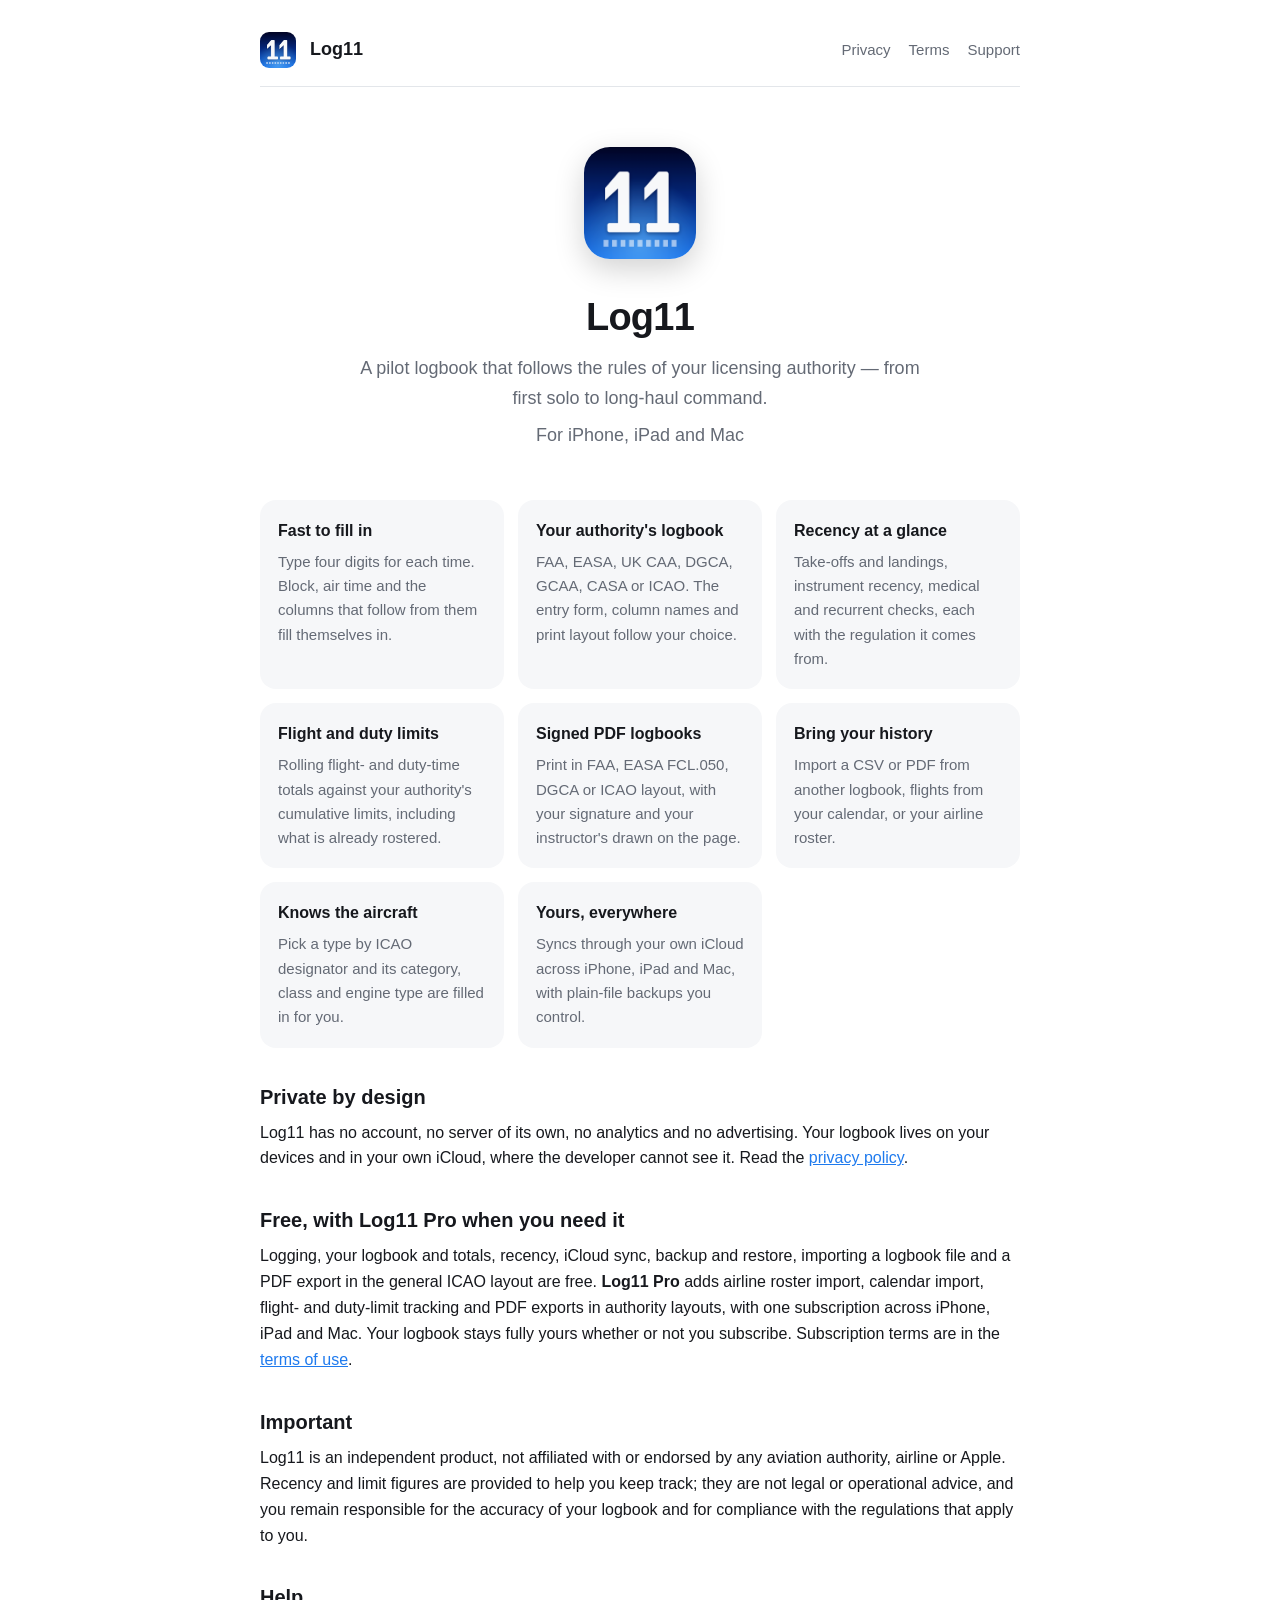
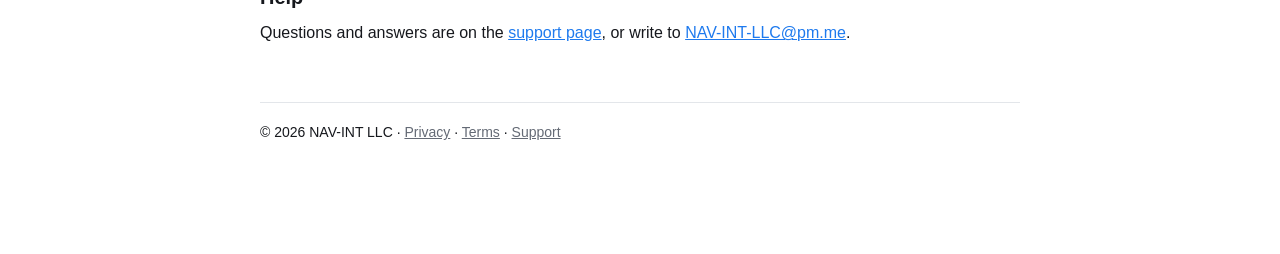
<file: index.html>
<!DOCTYPE html>
<html lang="en">
<head>
  <meta charset="utf-8">
  <meta name="viewport" content="width=device-width, initial-scale=1">
  <meta name="theme-color" content="#1e7aee">
  <meta name="description" content="Log11 is a pilot logbook for iPhone, iPad and Mac that follows the rules of your licensing authority, from first solo to long-haul command.">
  <title>Log11 — Pilot logbook for iPhone, iPad and Mac</title>
  <link rel="stylesheet" href="styles.css">
  <link rel="icon" type="image/png" href="icon.png">
  <link rel="apple-touch-icon" href="icon.png">
</head>
<body>
  <div class="container">
    <header class="site">
      <img class="logo" src="icon.png" alt="">
      <p class="brand"><a href="./">Log11</a></p>
      <nav>
        <a href="legal/privacy-policy/">Privacy</a>
        <a href="legal/terms-of-use/">Terms</a>
        <a href="legal/support/">Support</a>
      </nav>
    </header>

    <main>
      <section class="hero">
        <img src="icon.png" alt="Log11 app icon" width="112" height="112">
        <h1>Log11</h1>
        <p>A pilot logbook that follows the rules of your licensing authority — from first solo to long-haul command.</p>
        <p class="meta">For iPhone, iPad and Mac</p>
      </section>

      <div class="features">
        <div class="feature">
          <h3>Fast to fill in</h3>
          <p>Type four digits for each time. Block, air time and the columns that follow from them fill themselves in.</p>
        </div>
        <div class="feature">
          <h3>Your authority's logbook</h3>
          <p>FAA, EASA, UK CAA, DGCA, GCAA, CASA or ICAO. The entry form, column names and print layout follow your choice.</p>
        </div>
        <div class="feature">
          <h3>Recency at a glance</h3>
          <p>Take-offs and landings, instrument recency, medical and recurrent checks, each with the regulation it comes from.</p>
        </div>
        <div class="feature">
          <h3>Flight and duty limits</h3>
          <p>Rolling flight- and duty-time totals against your authority's cumulative limits, including what is already rostered.</p>
        </div>
        <div class="feature">
          <h3>Signed PDF logbooks</h3>
          <p>Print in FAA, EASA FCL.050, DGCA or ICAO layout, with your signature and your instructor's drawn on the page.</p>
        </div>
        <div class="feature">
          <h3>Bring your history</h3>
          <p>Import a CSV or PDF from another logbook, flights from your calendar, or your airline roster.</p>
        </div>
        <div class="feature">
          <h3>Knows the aircraft</h3>
          <p>Pick a type by ICAO designator and its category, class and engine type are filled in for you.</p>
        </div>
        <div class="feature">
          <h3>Yours, everywhere</h3>
          <p>Syncs through your own iCloud across iPhone, iPad and Mac, with plain-file backups you control.</p>
        </div>
      </div>

      <h2>Private by design</h2>
      <p>Log11 has no account, no server of its own, no analytics and no advertising. Your logbook lives on your devices and in your own iCloud, where the developer cannot see it. Read the <a href="legal/privacy-policy/">privacy policy</a>.</p>

      <h2>Free, with Log11 Pro when you need it</h2>
      <p>Logging, your logbook and totals, recency, iCloud sync, backup and restore, importing a logbook file and a PDF export in the general ICAO layout are free. <strong>Log11 Pro</strong> adds airline roster import, calendar import, flight- and duty-limit tracking and PDF exports in authority layouts, with one subscription across iPhone, iPad and Mac. Your logbook stays fully yours whether or not you subscribe. Subscription terms are in the <a href="legal/terms-of-use/">terms of use</a>.</p>

      <h2>Important</h2>
      <p>Log11 is an independent product, not affiliated with or endorsed by any aviation authority, airline or Apple. Recency and limit figures are provided to help you keep track; they are not legal or operational advice, and you remain responsible for the accuracy of your logbook and for compliance with the regulations that apply to you.</p>

      <h2>Help</h2>
      <p>Questions and answers are on the <a href="legal/support/">support page</a>, or write to <a href="mailto:NAV-INT-LLC@pm.me?subject=Log11%20support">NAV-INT-LLC@pm.me</a>.</p>
    </main>

    <footer class="site">
      <p>© 2026 NAV-INT LLC · <a href="legal/privacy-policy/">Privacy</a> · <a href="legal/terms-of-use/">Terms</a> · <a href="legal/support/">Support</a></p>
    </footer>
  </div>
</body>
</html>
</file>
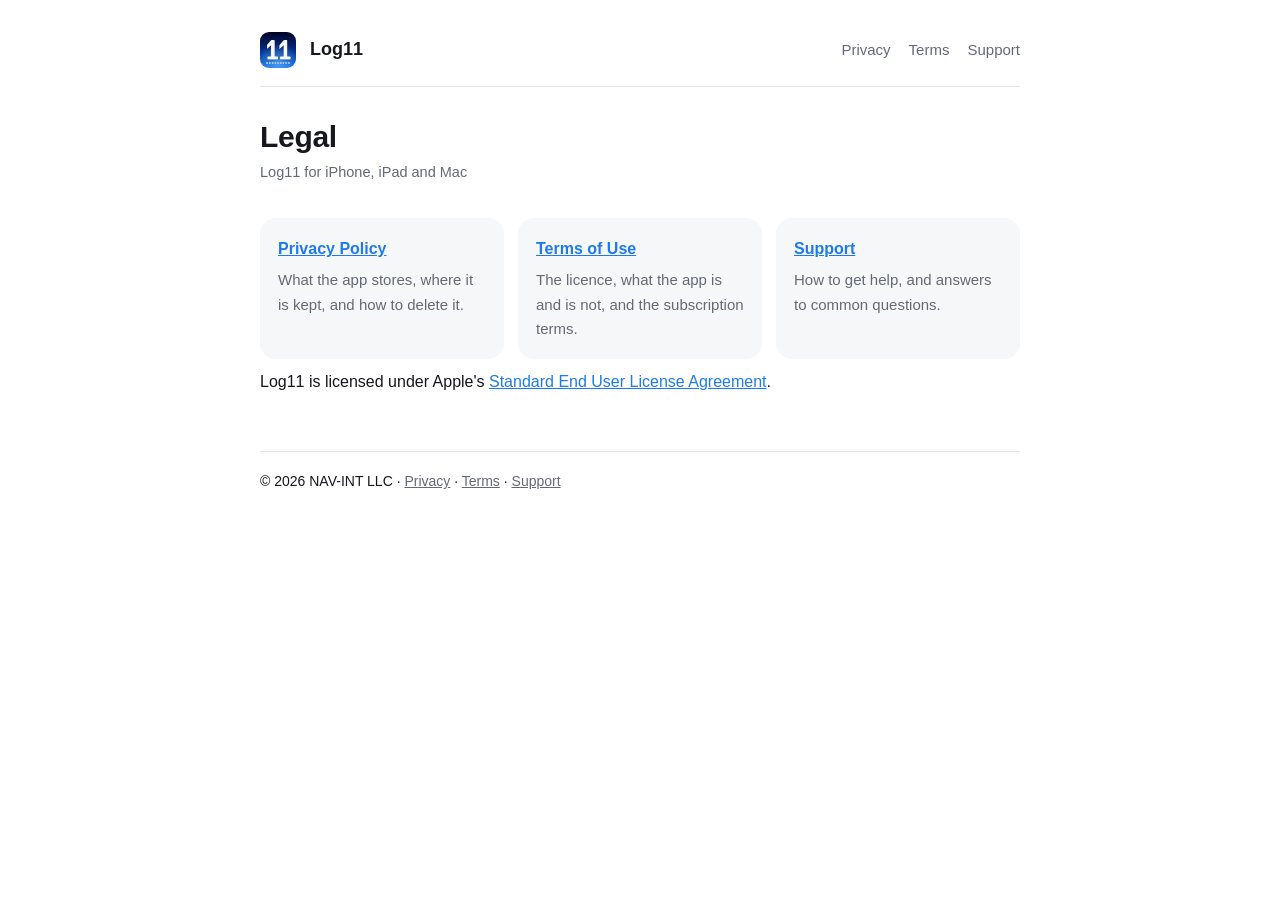
<file: legal/index.html>
<!DOCTYPE html>
<html lang="en">
<head>
  <meta charset="utf-8">
  <meta name="viewport" content="width=device-width, initial-scale=1">
  <meta name="theme-color" content="#1e7aee">
  <meta name="description" content="Legal documents for the Log11 pilot logbook: privacy policy, terms of use and support.">
  <title>Legal — Log11</title>
  <link rel="stylesheet" href="../styles.css">
  <link rel="icon" type="image/png" href="../icon.png">
  <link rel="apple-touch-icon" href="../icon.png">
</head>
<body>
  <div class="container">
    <header class="site">
      <img class="logo" src="../icon.png" alt="">
      <p class="brand"><a href="../">Log11</a></p>
      <nav>
        <a href="privacy-policy/">Privacy</a>
        <a href="terms-of-use/">Terms</a>
        <a href="support/">Support</a>
      </nav>
    </header>

    <main>
      <h1 class="page-title">Legal</h1>
      <p class="meta">Log11 for iPhone, iPad and Mac</p>

      <div class="features">
        <div class="feature">
          <h3><a href="privacy-policy/">Privacy Policy</a></h3>
          <p>What the app stores, where it is kept, and how to delete it.</p>
        </div>
        <div class="feature">
          <h3><a href="terms-of-use/">Terms of Use</a></h3>
          <p>The licence, what the app is and is not, and the subscription terms.</p>
        </div>
        <div class="feature">
          <h3><a href="support/">Support</a></h3>
          <p>How to get help, and answers to common questions.</p>
        </div>
      </div>

      <p>Log11 is licensed under Apple's <a href="https://www.apple.com/legal/internet-services/itunes/dev/stdeula/">Standard End User License Agreement</a>.</p>
    </main>

    <footer class="site">
      <p>© 2026 NAV-INT LLC · <a href="privacy-policy/">Privacy</a> · <a href="terms-of-use/">Terms</a> · <a href="support/">Support</a></p>
    </footer>
  </div>
</body>
</html>
</file>
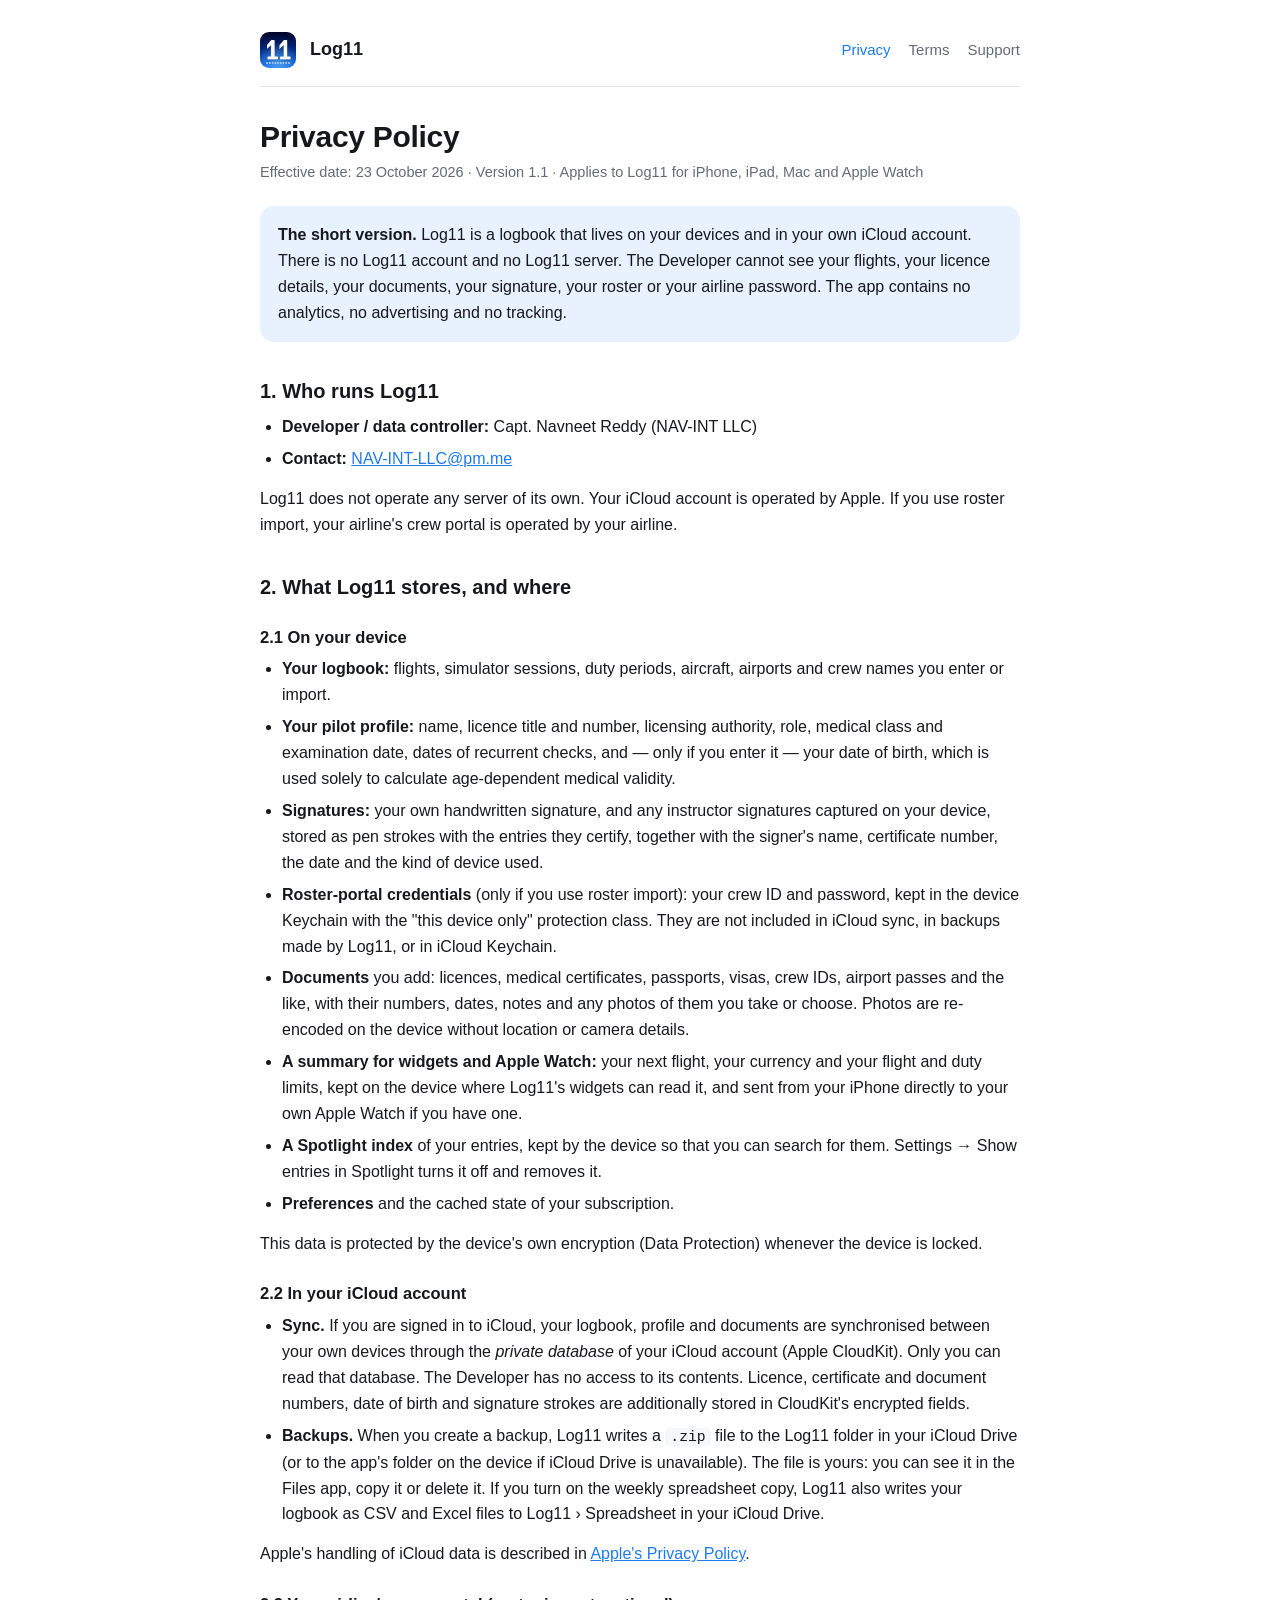
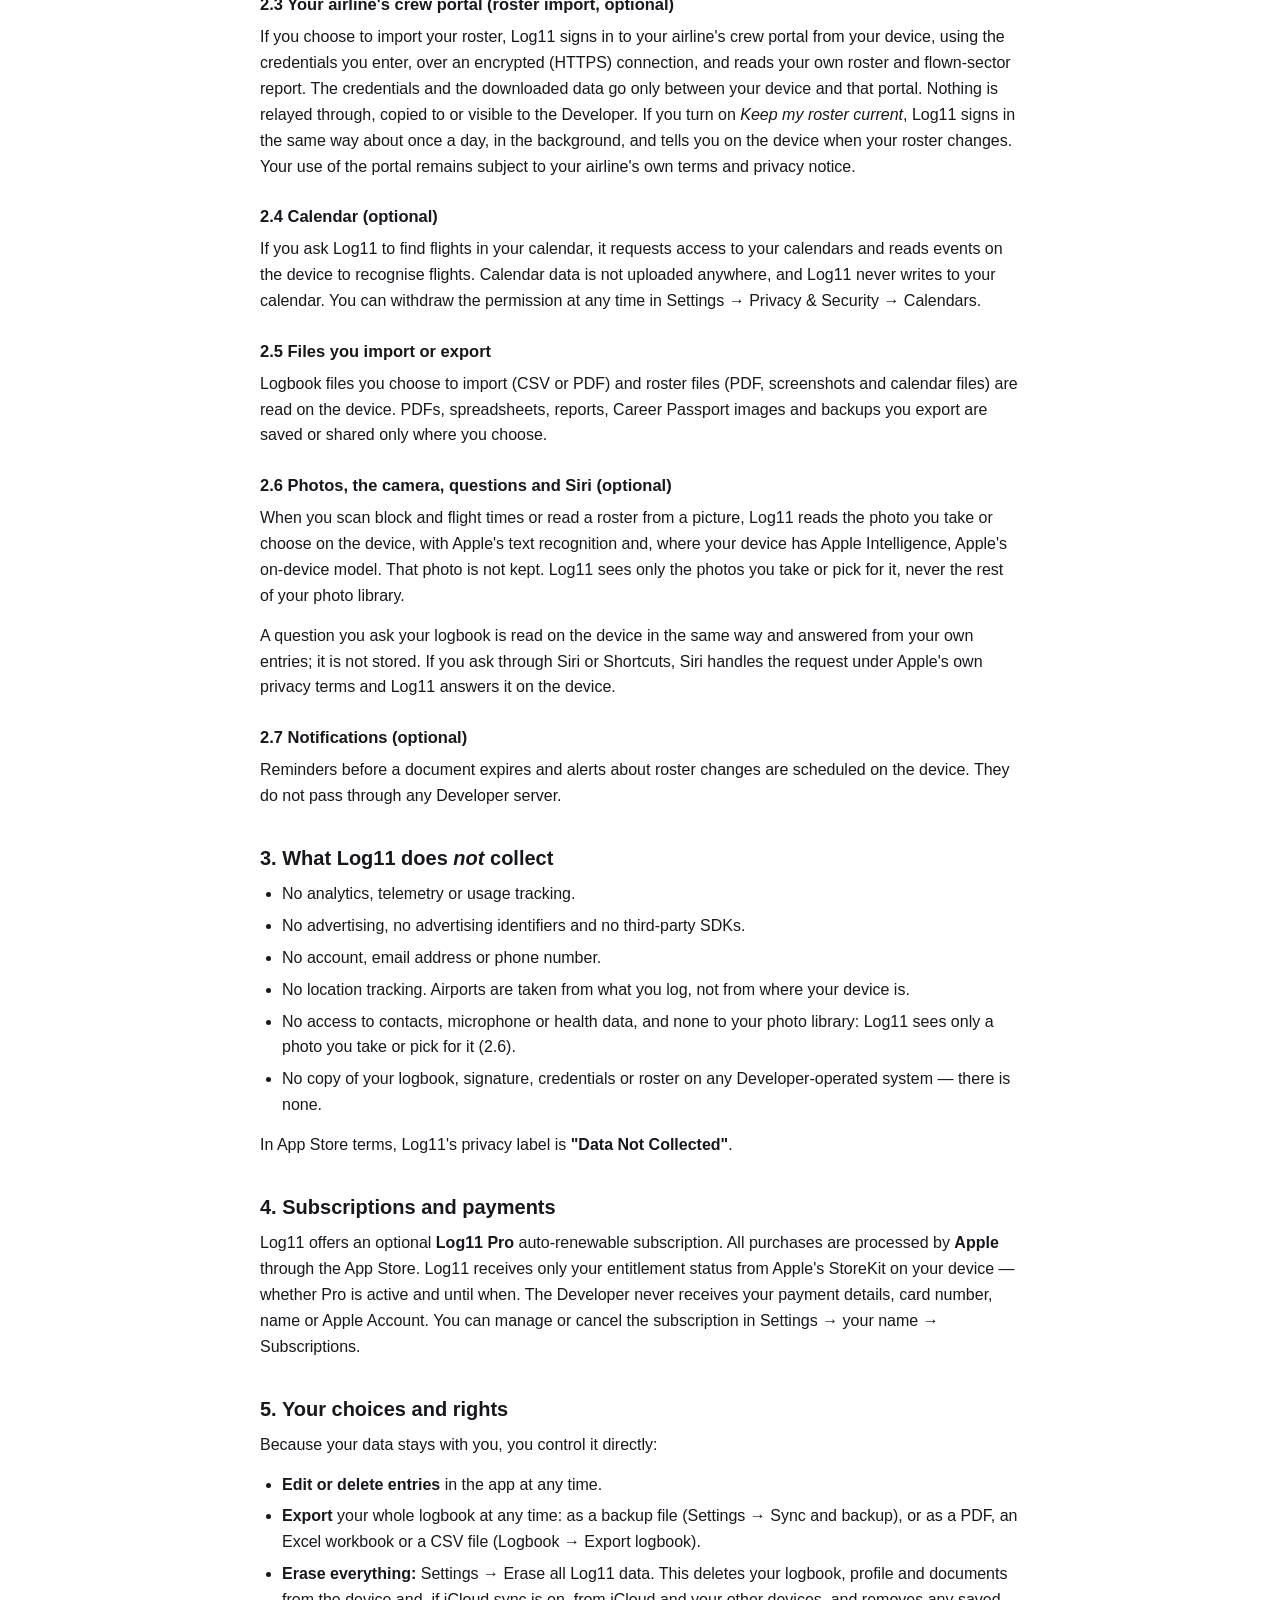
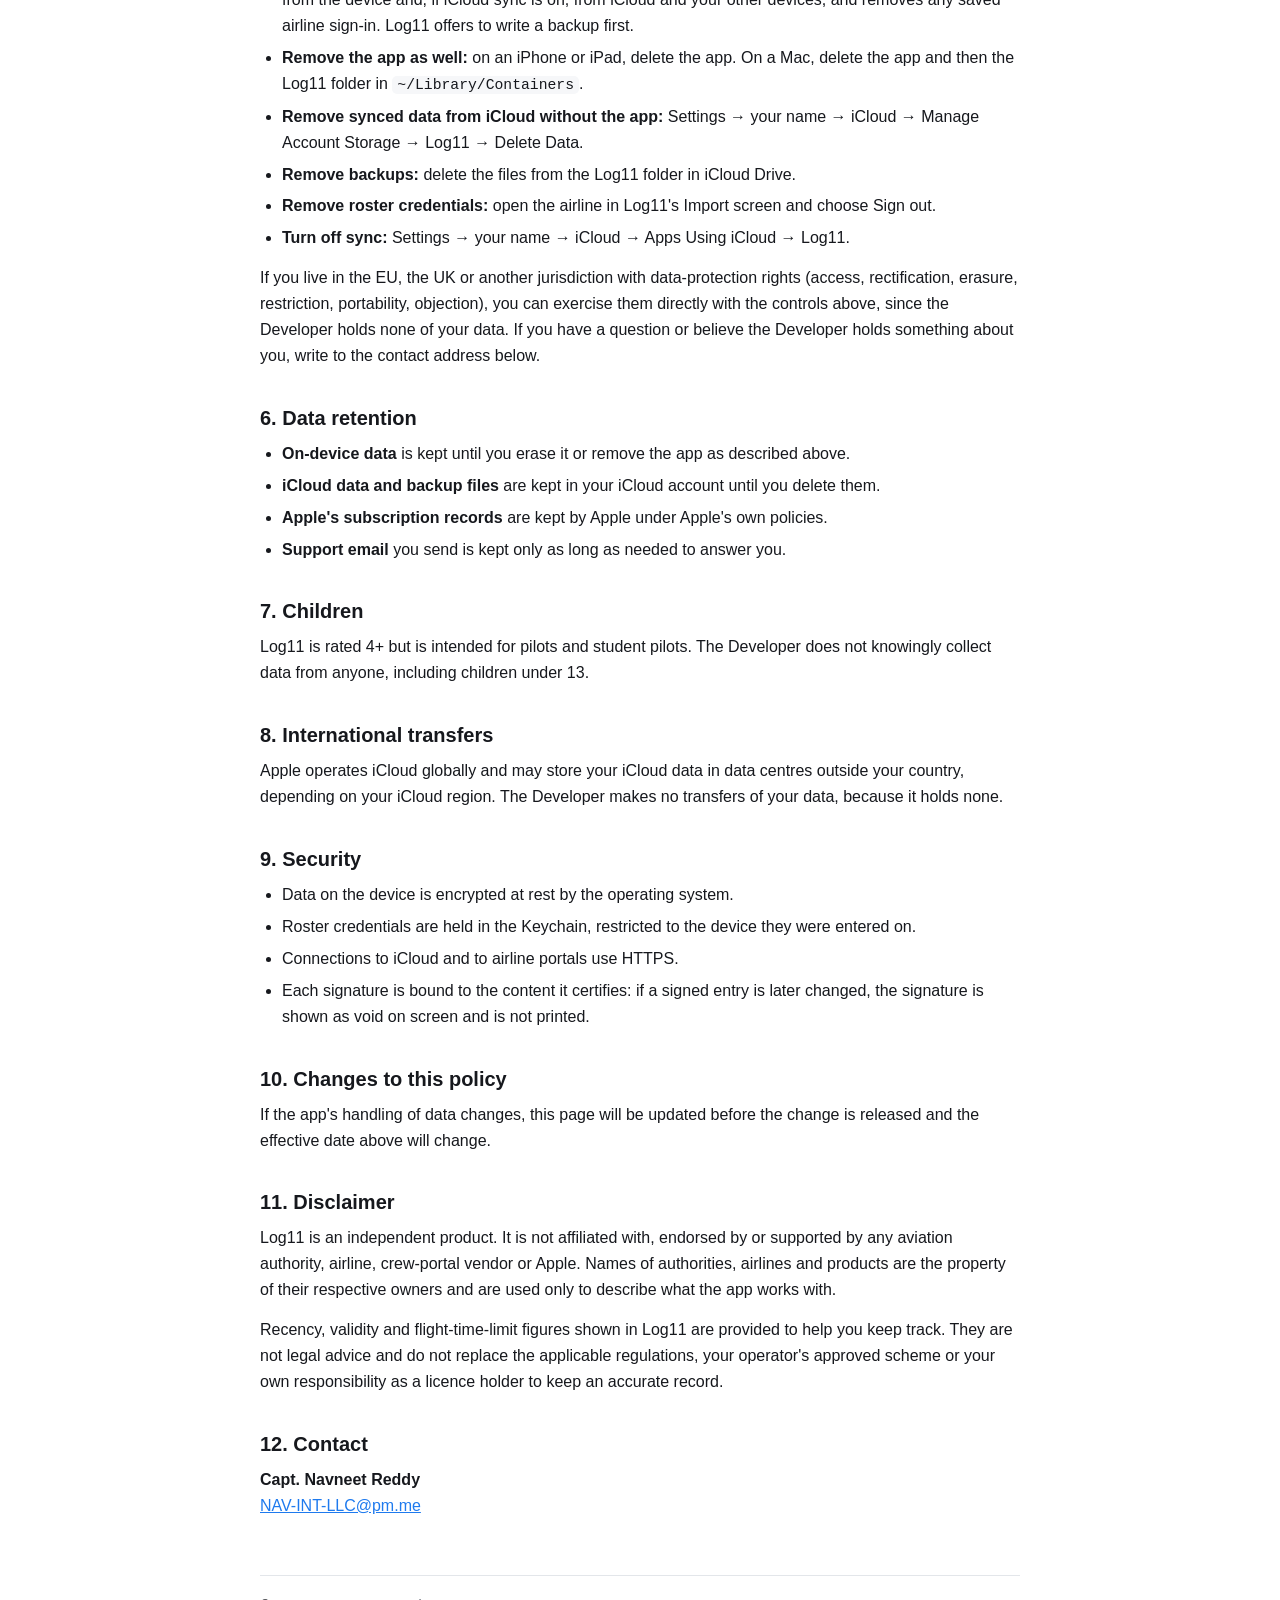
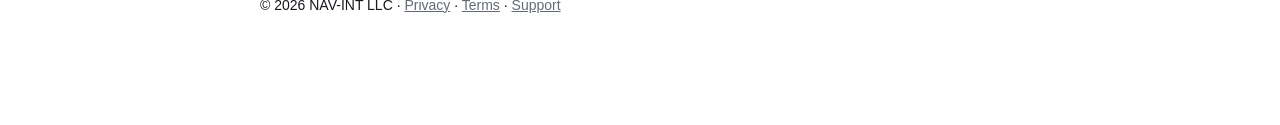
<file: legal/privacy-policy/index.html>
<!DOCTYPE html>
<html lang="en">
<head>
  <meta charset="utf-8">
  <meta name="viewport" content="width=device-width, initial-scale=1">
  <meta name="theme-color" content="#1e7aee">
  <meta name="description" content="Privacy policy for the Log11 pilot logbook. What the app stores, where it is kept, and how to delete it.">
  <title>Privacy Policy — Log11</title>
  <link rel="stylesheet" href="../../styles.css">
  <link rel="icon" type="image/png" href="../../icon.png">
  <link rel="apple-touch-icon" href="../../icon.png">
</head>
<body>
  <div class="container">
    <header class="site">
      <img class="logo" src="../../icon.png" alt="">
      <p class="brand"><a href="../../">Log11</a></p>
      <nav>
        <a href="../privacy-policy/" aria-current="page">Privacy</a>
        <a href="../terms-of-use/">Terms</a>
        <a href="../support/">Support</a>
      </nav>
    </header>

    <main>
      <h1 class="page-title">Privacy Policy</h1>
      <p class="meta">Effective date: 23 October 2026 · Version 1.1 · Applies to Log11 for iPhone, iPad, Mac and Apple Watch</p>

      <div class="summary">
        <p><strong>The short version.</strong> Log11 is a logbook that lives on your devices and in your own iCloud account. There is no Log11 account and no Log11 server. The Developer cannot see your flights, your licence details, your documents, your signature, your roster or your airline password. The app contains no analytics, no advertising and no tracking.</p>
      </div>

      <h2>1. Who runs Log11</h2>
      <ul>
        <li><strong>Developer / data controller:</strong> Capt. Navneet Reddy (NAV-INT LLC)</li>
        <li><strong>Contact:</strong> <a href="mailto:NAV-INT-LLC@pm.me">NAV-INT-LLC@pm.me</a></li>
      </ul>
      <p>Log11 does not operate any server of its own. Your iCloud account is operated by Apple. If you use roster import, your airline's crew portal is operated by your airline.</p>

      <h2>2. What Log11 stores, and where</h2>

      <h3>2.1 On your device</h3>
      <ul>
        <li><strong>Your logbook:</strong> flights, simulator sessions, duty periods, aircraft, airports and crew names you enter or import.</li>
        <li><strong>Your pilot profile:</strong> name, licence title and number, licensing authority, role, medical class and examination date, dates of recurrent checks, and — only if you enter it — your date of birth, which is used solely to calculate age-dependent medical validity.</li>
        <li><strong>Signatures:</strong> your own handwritten signature, and any instructor signatures captured on your device, stored as pen strokes with the entries they certify, together with the signer's name, certificate number, the date and the kind of device used.</li>
        <li><strong>Roster-portal credentials</strong> (only if you use roster import): your crew ID and password, kept in the device Keychain with the "this device only" protection class. They are not included in iCloud sync, in backups made by Log11, or in iCloud Keychain.</li>
        <li><strong>Documents</strong> you add: licences, medical certificates, passports, visas, crew IDs, airport passes and the like, with their numbers, dates, notes and any photos of them you take or choose. Photos are re-encoded on the device without location or camera details.</li>
        <li><strong>A summary for widgets and Apple Watch:</strong> your next flight, your currency and your flight and duty limits, kept on the device where Log11's widgets can read it, and sent from your iPhone directly to your own Apple Watch if you have one.</li>
        <li><strong>A Spotlight index</strong> of your entries, kept by the device so that you can search for them. Settings → Show entries in Spotlight turns it off and removes it.</li>
        <li><strong>Preferences</strong> and the cached state of your subscription.</li>
      </ul>
      <p>This data is protected by the device's own encryption (Data Protection) whenever the device is locked.</p>

      <h3>2.2 In your iCloud account</h3>
      <ul>
        <li><strong>Sync.</strong> If you are signed in to iCloud, your logbook, profile and documents are synchronised between your own devices through the <em>private database</em> of your iCloud account (Apple CloudKit). Only you can read that database. The Developer has no access to its contents. Licence, certificate and document numbers, date of birth and signature strokes are additionally stored in CloudKit's encrypted fields.</li>
        <li><strong>Backups.</strong> When you create a backup, Log11 writes a <code>.zip</code> file to the Log11 folder in your iCloud Drive (or to the app's folder on the device if iCloud Drive is unavailable). The file is yours: you can see it in the Files app, copy it or delete it. If you turn on the weekly spreadsheet copy, Log11 also writes your logbook as CSV and Excel files to Log11 › Spreadsheet in your iCloud Drive.</li>
      </ul>
      <p>Apple's handling of iCloud data is described in <a href="https://www.apple.com/legal/privacy/">Apple's Privacy Policy</a>.</p>

      <h3>2.3 Your airline's crew portal (roster import, optional)</h3>
      <p>If you choose to import your roster, Log11 signs in to your airline's crew portal from your device, using the credentials you enter, over an encrypted (HTTPS) connection, and reads your own roster and flown-sector report. The credentials and the downloaded data go only between your device and that portal. Nothing is relayed through, copied to or visible to the Developer. If you turn on <em>Keep my roster current</em>, Log11 signs in the same way about once a day, in the background, and tells you on the device when your roster changes. Your use of the portal remains subject to your airline's own terms and privacy notice.</p>

      <h3>2.4 Calendar (optional)</h3>
      <p>If you ask Log11 to find flights in your calendar, it requests access to your calendars and reads events on the device to recognise flights. Calendar data is not uploaded anywhere, and Log11 never writes to your calendar. You can withdraw the permission at any time in Settings → Privacy &amp; Security → Calendars.</p>

      <h3>2.5 Files you import or export</h3>
      <p>Logbook files you choose to import (CSV or PDF) and roster files (PDF, screenshots and calendar files) are read on the device. PDFs, spreadsheets, reports, Career Passport images and backups you export are saved or shared only where you choose.</p>

      <h3>2.6 Photos, the camera, questions and Siri (optional)</h3>
      <p>When you scan block and flight times or read a roster from a picture, Log11 reads the photo you take or choose on the device, with Apple's text recognition and, where your device has Apple Intelligence, Apple's on-device model. That photo is not kept. Log11 sees only the photos you take or pick for it, never the rest of your photo library.</p>
      <p>A question you ask your logbook is read on the device in the same way and answered from your own entries; it is not stored. If you ask through Siri or Shortcuts, Siri handles the request under Apple's own privacy terms and Log11 answers it on the device.</p>

      <h3>2.7 Notifications (optional)</h3>
      <p>Reminders before a document expires and alerts about roster changes are scheduled on the device. They do not pass through any Developer server.</p>

      <h2>3. What Log11 does <em>not</em> collect</h2>
      <ul>
        <li>No analytics, telemetry or usage tracking.</li>
        <li>No advertising, no advertising identifiers and no third-party SDKs.</li>
        <li>No account, email address or phone number.</li>
        <li>No location tracking. Airports are taken from what you log, not from where your device is.</li>
        <li>No access to contacts, microphone or health data, and none to your photo library: Log11 sees only a photo you take or pick for it (2.6).</li>
        <li>No copy of your logbook, signature, credentials or roster on any Developer-operated system — there is none.</li>
      </ul>
      <p>In App Store terms, Log11's privacy label is <strong>"Data Not Collected"</strong>.</p>

      <h2>4. Subscriptions and payments</h2>
      <p>Log11 offers an optional <strong>Log11 Pro</strong> auto-renewable subscription. All purchases are processed by <strong>Apple</strong> through the App Store. Log11 receives only your entitlement status from Apple's StoreKit on your device — whether Pro is active and until when. The Developer never receives your payment details, card number, name or Apple Account. You can manage or cancel the subscription in Settings → your name → Subscriptions.</p>

      <h2>5. Your choices and rights</h2>
      <p>Because your data stays with you, you control it directly:</p>
      <ul>
        <li><strong>Edit or delete entries</strong> in the app at any time.</li>
        <li><strong>Export</strong> your whole logbook at any time: as a backup file (Settings → Sync and backup), or as a PDF, an Excel workbook or a CSV file (Logbook → Export logbook).</li>
        <li><strong>Erase everything:</strong> Settings → Erase all Log11 data. This deletes your logbook, profile and documents from the device and, if iCloud sync is on, from iCloud and your other devices, and removes any saved airline sign-in. Log11 offers to write a backup first.</li>
        <li><strong>Remove the app as well:</strong> on an iPhone or iPad, delete the app. On a Mac, delete the app and then the Log11 folder in <code>~/Library/Containers</code>.</li>
        <li><strong>Remove synced data from iCloud without the app:</strong> Settings → your name → iCloud → Manage Account Storage → Log11 → Delete Data.</li>
        <li><strong>Remove backups:</strong> delete the files from the Log11 folder in iCloud Drive.</li>
        <li><strong>Remove roster credentials:</strong> open the airline in Log11's Import screen and choose Sign out.</li>
        <li><strong>Turn off sync:</strong> Settings → your name → iCloud → Apps Using iCloud → Log11.</li>
      </ul>
      <p>If you live in the EU, the UK or another jurisdiction with data-protection rights (access, rectification, erasure, restriction, portability, objection), you can exercise them directly with the controls above, since the Developer holds none of your data. If you have a question or believe the Developer holds something about you, write to the contact address below.</p>

      <h2>6. Data retention</h2>
      <ul>
        <li><strong>On-device data</strong> is kept until you erase it or remove the app as described above.</li>
        <li><strong>iCloud data and backup files</strong> are kept in your iCloud account until you delete them.</li>
        <li><strong>Apple's subscription records</strong> are kept by Apple under Apple's own policies.</li>
        <li><strong>Support email</strong> you send is kept only as long as needed to answer you.</li>
      </ul>

      <h2>7. Children</h2>
      <p>Log11 is rated 4+ but is intended for pilots and student pilots. The Developer does not knowingly collect data from anyone, including children under 13.</p>

      <h2>8. International transfers</h2>
      <p>Apple operates iCloud globally and may store your iCloud data in data centres outside your country, depending on your iCloud region. The Developer makes no transfers of your data, because it holds none.</p>

      <h2>9. Security</h2>
      <ul>
        <li>Data on the device is encrypted at rest by the operating system.</li>
        <li>Roster credentials are held in the Keychain, restricted to the device they were entered on.</li>
        <li>Connections to iCloud and to airline portals use HTTPS.</li>
        <li>Each signature is bound to the content it certifies: if a signed entry is later changed, the signature is shown as void on screen and is not printed.</li>
      </ul>

      <h2>10. Changes to this policy</h2>
      <p>If the app's handling of data changes, this page will be updated before the change is released and the effective date above will change.</p>

      <h2>11. Disclaimer</h2>
      <p>Log11 is an independent product. It is not affiliated with, endorsed by or supported by any aviation authority, airline, crew-portal vendor or Apple. Names of authorities, airlines and products are the property of their respective owners and are used only to describe what the app works with.</p>
      <p>Recency, validity and flight-time-limit figures shown in Log11 are provided to help you keep track. They are not legal advice and do not replace the applicable regulations, your operator's approved scheme or your own responsibility as a licence holder to keep an accurate record.</p>

      <h2>12. Contact</h2>
      <p><strong>Capt. Navneet Reddy</strong><br><a href="mailto:NAV-INT-LLC@pm.me">NAV-INT-LLC@pm.me</a></p>
    </main>

    <footer class="site">
      <p>© 2026 NAV-INT LLC · <a href="../privacy-policy/">Privacy</a> · <a href="../terms-of-use/">Terms</a> · <a href="../support/">Support</a></p>
    </footer>
  </div>
</body>
</html>
</file>
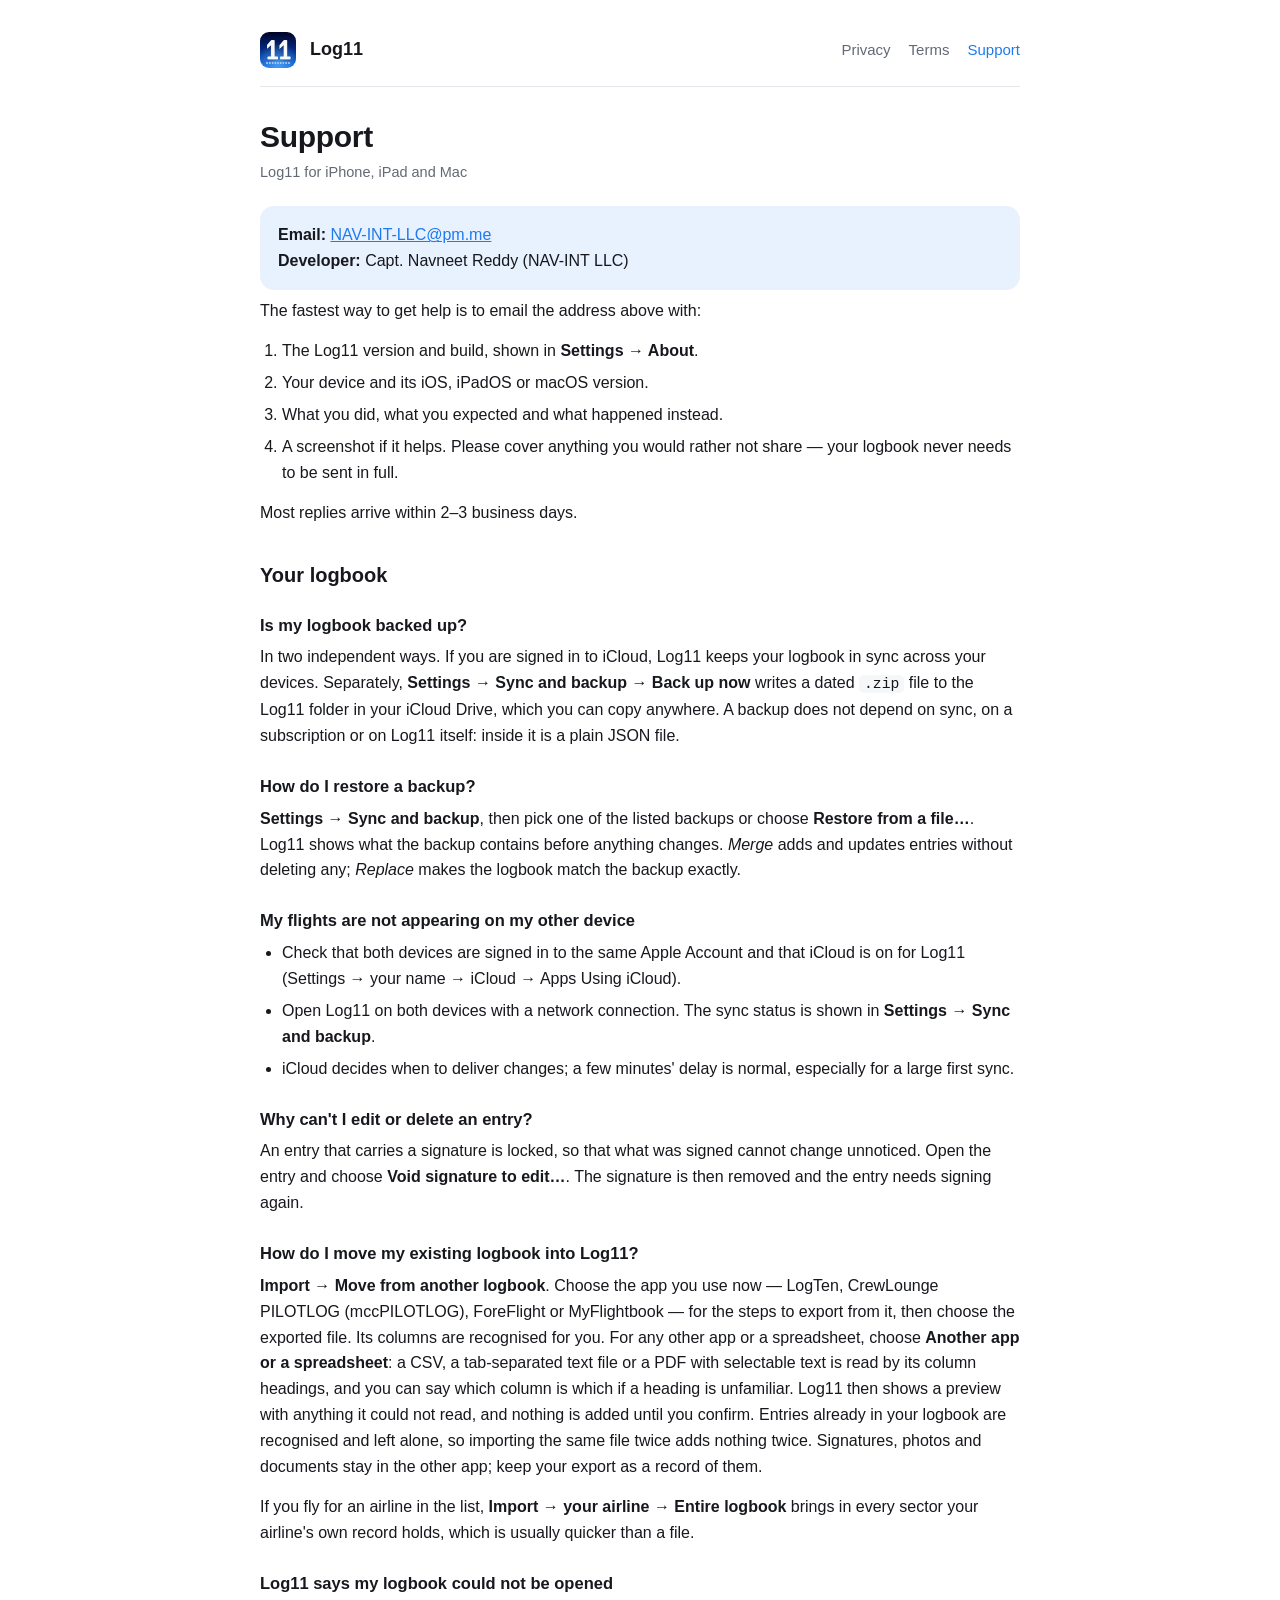
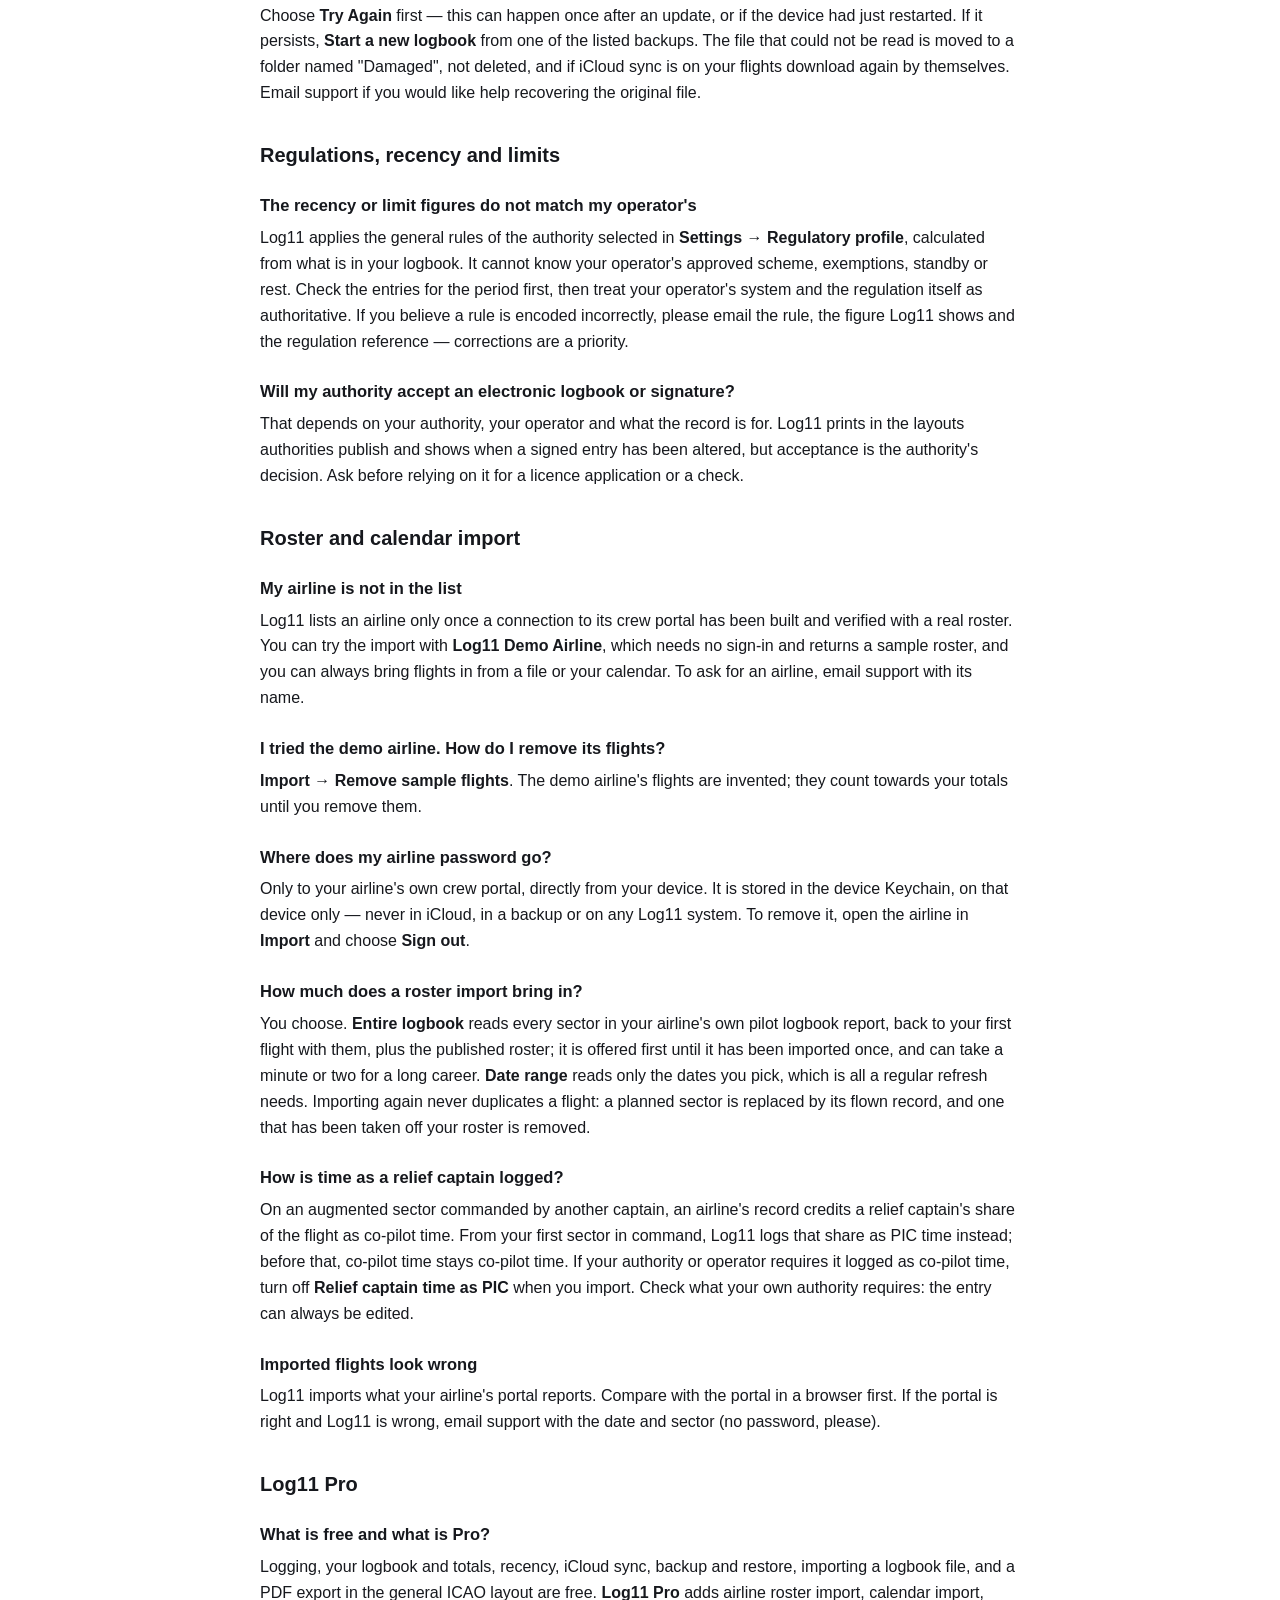
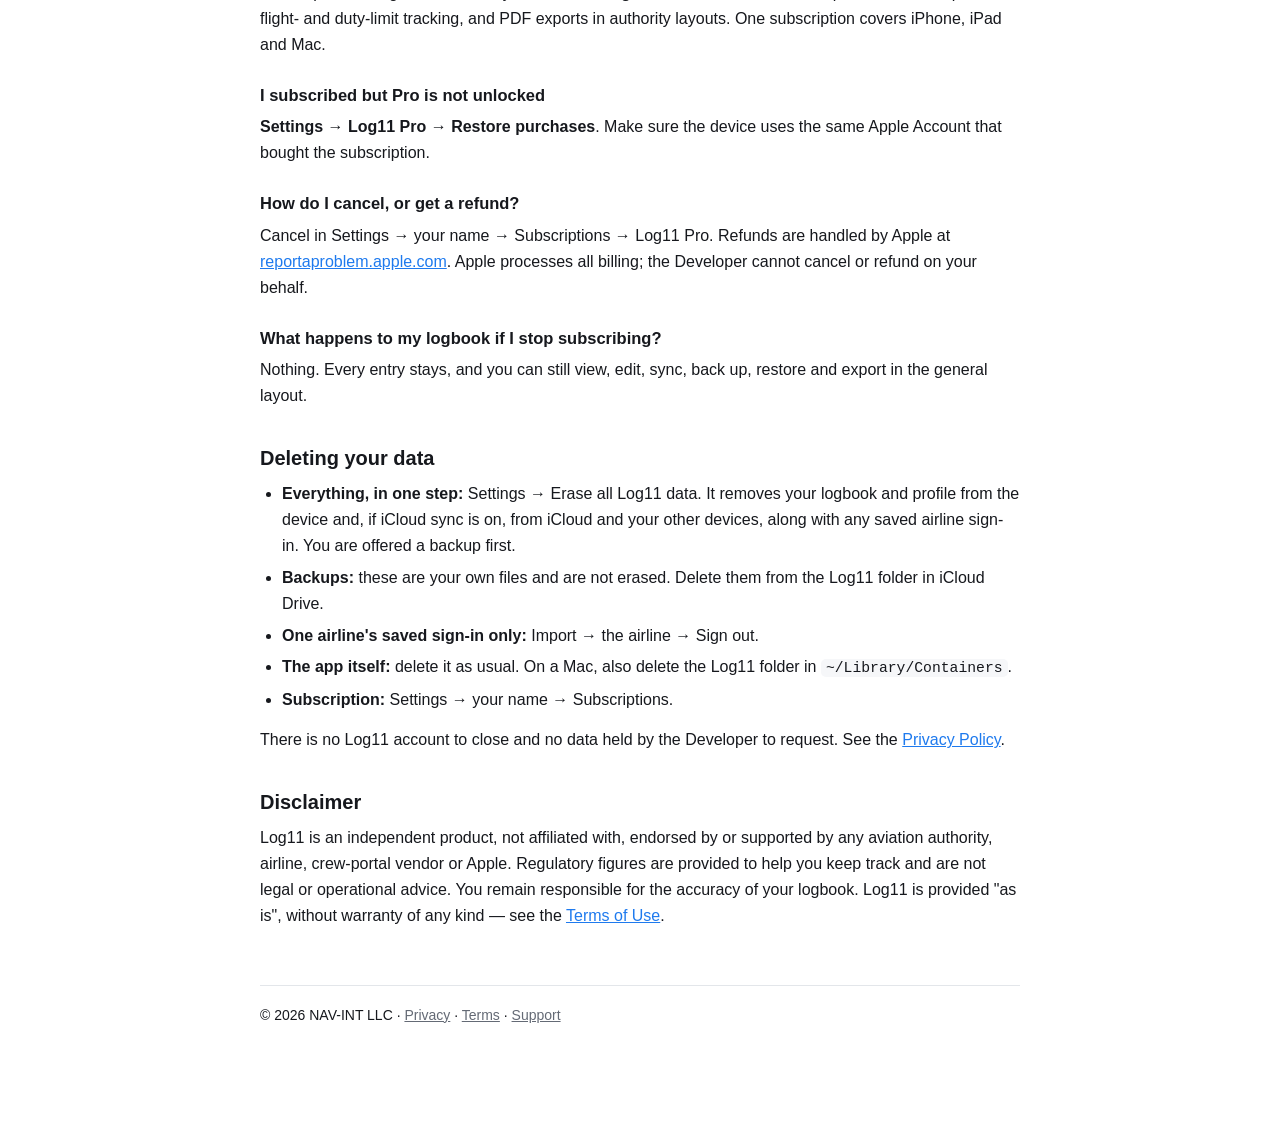
<file: legal/support/index.html>
<!DOCTYPE html>
<html lang="en">
<head>
  <meta charset="utf-8">
  <meta name="viewport" content="width=device-width, initial-scale=1">
  <meta name="theme-color" content="#1e7aee">
  <meta name="description" content="Support for the Log11 pilot logbook: how to get help, answers to common questions, and how to delete your data.">
  <title>Support — Log11</title>
  <link rel="stylesheet" href="../../styles.css">
  <link rel="icon" type="image/png" href="../../icon.png">
  <link rel="apple-touch-icon" href="../../icon.png">
</head>
<body>
  <div class="container">
    <header class="site">
      <img class="logo" src="../../icon.png" alt="">
      <p class="brand"><a href="../../">Log11</a></p>
      <nav>
        <a href="../privacy-policy/">Privacy</a>
        <a href="../terms-of-use/">Terms</a>
        <a href="../support/" aria-current="page">Support</a>
      </nav>
    </header>

    <main>
      <h1 class="page-title">Support</h1>
      <p class="meta">Log11 for iPhone, iPad and Mac</p>

      <div class="summary">
        <p><strong>Email:</strong> <a href="mailto:NAV-INT-LLC@pm.me?subject=Log11%20support">NAV-INT-LLC@pm.me</a><br>
        <strong>Developer:</strong> Capt. Navneet Reddy (NAV-INT LLC)</p>
      </div>

      <p>The fastest way to get help is to email the address above with:</p>
      <ol>
        <li>The Log11 version and build, shown in <strong>Settings → About</strong>.</li>
        <li>Your device and its iOS, iPadOS or macOS version.</li>
        <li>What you did, what you expected and what happened instead.</li>
        <li>A screenshot if it helps. Please cover anything you would rather not share — your logbook never needs to be sent in full.</li>
      </ol>
      <p>Most replies arrive within 2–3 business days.</p>

      <h2>Your logbook</h2>

      <h3>Is my logbook backed up?</h3>
      <p>In two independent ways. If you are signed in to iCloud, Log11 keeps your logbook in sync across your devices. Separately, <strong>Settings → Sync and backup → Back up now</strong> writes a dated <code>.zip</code> file to the Log11 folder in your iCloud Drive, which you can copy anywhere. A backup does not depend on sync, on a subscription or on Log11 itself: inside it is a plain JSON file.</p>

      <h3>How do I restore a backup?</h3>
      <p><strong>Settings → Sync and backup</strong>, then pick one of the listed backups or choose <strong>Restore from a file…</strong>. Log11 shows what the backup contains before anything changes. <em>Merge</em> adds and updates entries without deleting any; <em>Replace</em> makes the logbook match the backup exactly.</p>

      <h3>My flights are not appearing on my other device</h3>
      <ul>
        <li>Check that both devices are signed in to the same Apple Account and that iCloud is on for Log11 (Settings → your name → iCloud → Apps Using iCloud).</li>
        <li>Open Log11 on both devices with a network connection. The sync status is shown in <strong>Settings → Sync and backup</strong>.</li>
        <li>iCloud decides when to deliver changes; a few minutes' delay is normal, especially for a large first sync.</li>
      </ul>

      <h3>Why can't I edit or delete an entry?</h3>
      <p>An entry that carries a signature is locked, so that what was signed cannot change unnoticed. Open the entry and choose <strong>Void signature to edit…</strong>. The signature is then removed and the entry needs signing again.</p>

      <h3>How do I move my existing logbook into Log11?</h3>
      <p><strong>Import → Move from another logbook</strong>. Choose the app you use now — LogTen, CrewLounge PILOTLOG (mccPILOTLOG), ForeFlight or MyFlightbook — for the steps to export from it, then choose the exported file. Its columns are recognised for you. For any other app or a spreadsheet, choose <strong>Another app or a spreadsheet</strong>: a CSV, a tab-separated text file or a PDF with selectable text is read by its column headings, and you can say which column is which if a heading is unfamiliar. Log11 then shows a preview with anything it could not read, and nothing is added until you confirm. Entries already in your logbook are recognised and left alone, so importing the same file twice adds nothing twice. Signatures, photos and documents stay in the other app; keep your export as a record of them.</p>
      <p>If you fly for an airline in the list, <strong>Import → your airline → Entire logbook</strong> brings in every sector your airline's own record holds, which is usually quicker than a file.</p>

      <h3>Log11 says my logbook could not be opened</h3>
      <p>Choose <strong>Try Again</strong> first — this can happen once after an update, or if the device had just restarted. If it persists, <strong>Start a new logbook</strong> from one of the listed backups. The file that could not be read is moved to a folder named "Damaged", not deleted, and if iCloud sync is on your flights download again by themselves. Email support if you would like help recovering the original file.</p>

      <h2>Regulations, recency and limits</h2>

      <h3>The recency or limit figures do not match my operator's</h3>
      <p>Log11 applies the general rules of the authority selected in <strong>Settings → Regulatory profile</strong>, calculated from what is in your logbook. It cannot know your operator's approved scheme, exemptions, standby or rest. Check the entries for the period first, then treat your operator's system and the regulation itself as authoritative. If you believe a rule is encoded incorrectly, please email the rule, the figure Log11 shows and the regulation reference — corrections are a priority.</p>

      <h3>Will my authority accept an electronic logbook or signature?</h3>
      <p>That depends on your authority, your operator and what the record is for. Log11 prints in the layouts authorities publish and shows when a signed entry has been altered, but acceptance is the authority's decision. Ask before relying on it for a licence application or a check.</p>

      <h2>Roster and calendar import</h2>

      <h3>My airline is not in the list</h3>
      <p>Log11 lists an airline only once a connection to its crew portal has been built and verified with a real roster. You can try the import with <strong>Log11 Demo Airline</strong>, which needs no sign-in and returns a sample roster, and you can always bring flights in from a file or your calendar. To ask for an airline, email support with its name.</p>

      <h3>I tried the demo airline. How do I remove its flights?</h3>
      <p><strong>Import → Remove sample flights</strong>. The demo airline's flights are invented; they count towards your totals until you remove them.</p>

      <h3>Where does my airline password go?</h3>
      <p>Only to your airline's own crew portal, directly from your device. It is stored in the device Keychain, on that device only — never in iCloud, in a backup or on any Log11 system. To remove it, open the airline in <strong>Import</strong> and choose <strong>Sign out</strong>.</p>

      <h3>How much does a roster import bring in?</h3>
      <p>You choose. <strong>Entire logbook</strong> reads every sector in your airline's own pilot logbook report, back to your first flight with them, plus the published roster; it is offered first until it has been imported once, and can take a minute or two for a long career. <strong>Date range</strong> reads only the dates you pick, which is all a regular refresh needs. Importing again never duplicates a flight: a planned sector is replaced by its flown record, and one that has been taken off your roster is removed.</p>

      <h3>How is time as a relief captain logged?</h3>
      <p>On an augmented sector commanded by another captain, an airline's record credits a relief captain's share of the flight as co-pilot time. From your first sector in command, Log11 logs that share as PIC time instead; before that, co-pilot time stays co-pilot time. If your authority or operator requires it logged as co-pilot time, turn off <strong>Relief captain time as PIC</strong> when you import. Check what your own authority requires: the entry can always be edited.</p>

      <h3>Imported flights look wrong</h3>
      <p>Log11 imports what your airline's portal reports. Compare with the portal in a browser first. If the portal is right and Log11 is wrong, email support with the date and sector (no password, please).</p>

      <h2>Log11 Pro</h2>

      <h3>What is free and what is Pro?</h3>
      <p>Logging, your logbook and totals, recency, iCloud sync, backup and restore, importing a logbook file, and a PDF export in the general ICAO layout are free. <strong>Log11 Pro</strong> adds airline roster import, calendar import, flight- and duty-limit tracking, and PDF exports in authority layouts. One subscription covers iPhone, iPad and Mac.</p>

      <h3>I subscribed but Pro is not unlocked</h3>
      <p><strong>Settings → Log11 Pro → Restore purchases</strong>. Make sure the device uses the same Apple Account that bought the subscription.</p>

      <h3>How do I cancel, or get a refund?</h3>
      <p>Cancel in Settings → your name → Subscriptions → Log11 Pro. Refunds are handled by Apple at <a href="https://reportaproblem.apple.com">reportaproblem.apple.com</a>. Apple processes all billing; the Developer cannot cancel or refund on your behalf.</p>

      <h3>What happens to my logbook if I stop subscribing?</h3>
      <p>Nothing. Every entry stays, and you can still view, edit, sync, back up, restore and export in the general layout.</p>

      <h2>Deleting your data</h2>
      <ul>
        <li><strong>Everything, in one step:</strong> Settings → Erase all Log11 data. It removes your logbook and profile from the device and, if iCloud sync is on, from iCloud and your other devices, along with any saved airline sign-in. You are offered a backup first.</li>
        <li><strong>Backups:</strong> these are your own files and are not erased. Delete them from the Log11 folder in iCloud Drive.</li>
        <li><strong>One airline's saved sign-in only:</strong> Import → the airline → Sign out.</li>
        <li><strong>The app itself:</strong> delete it as usual. On a Mac, also delete the Log11 folder in <code>~/Library/Containers</code>.</li>
        <li><strong>Subscription:</strong> Settings → your name → Subscriptions.</li>
      </ul>
      <p>There is no Log11 account to close and no data held by the Developer to request. See the <a href="../privacy-policy/">Privacy Policy</a>.</p>

      <h2>Disclaimer</h2>
      <p>Log11 is an independent product, not affiliated with, endorsed by or supported by any aviation authority, airline, crew-portal vendor or Apple. Regulatory figures are provided to help you keep track and are not legal or operational advice. You remain responsible for the accuracy of your logbook. Log11 is provided "as is", without warranty of any kind — see the <a href="../terms-of-use/">Terms of Use</a>.</p>
    </main>

    <footer class="site">
      <p>© 2026 NAV-INT LLC · <a href="../privacy-policy/">Privacy</a> · <a href="../terms-of-use/">Terms</a> · <a href="../support/">Support</a></p>
    </footer>
  </div>
</body>
</html>
</file>
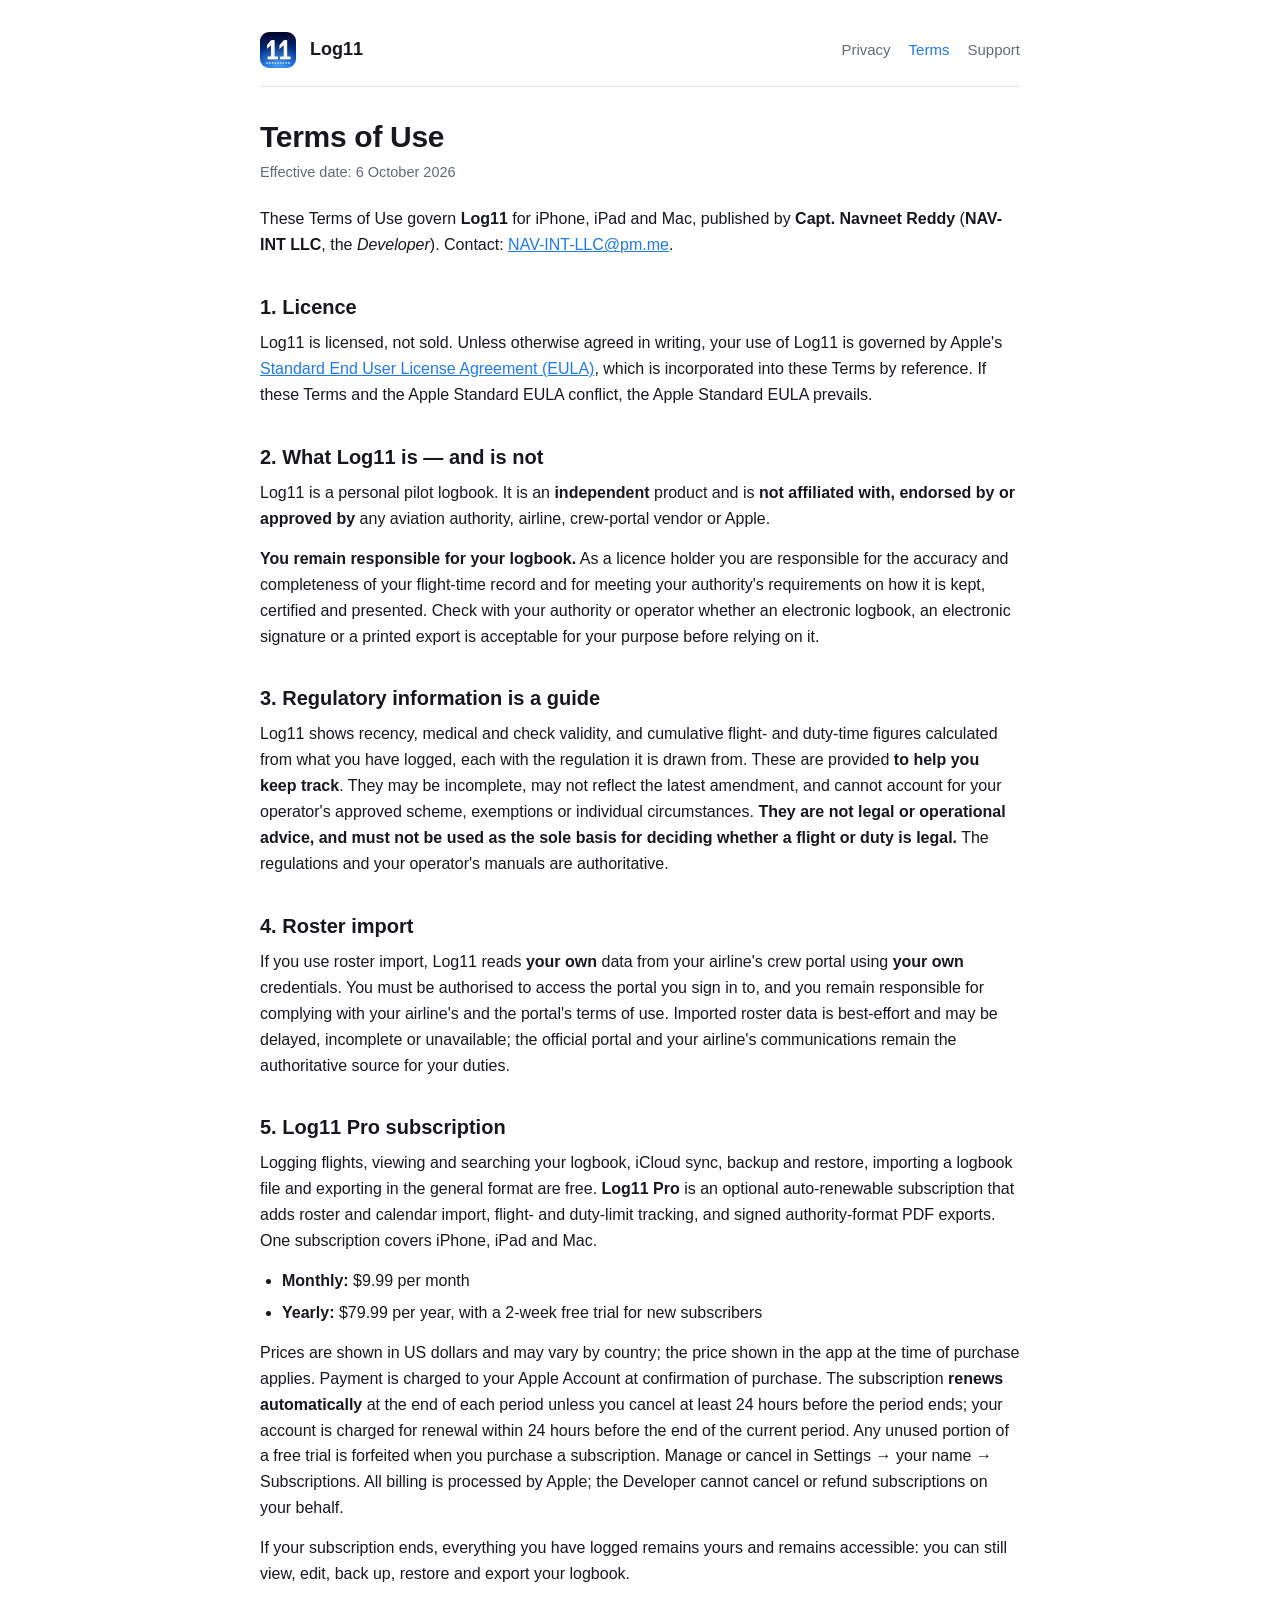
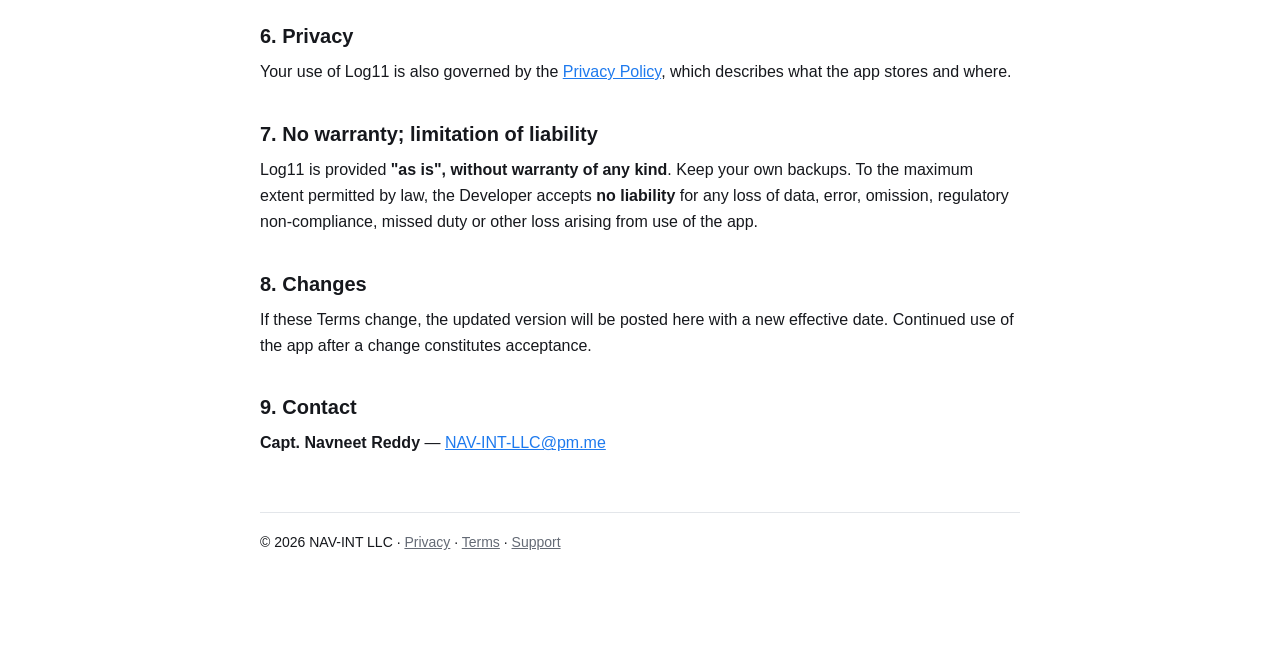
<file: legal/terms-of-use/index.html>
<!DOCTYPE html>
<html lang="en">
<head>
  <meta charset="utf-8">
  <meta name="viewport" content="width=device-width, initial-scale=1">
  <meta name="theme-color" content="#1e7aee">
  <meta name="description" content="Terms of use for the Log11 pilot logbook, including the Log11 Pro subscription terms.">
  <title>Terms of Use — Log11</title>
  <link rel="stylesheet" href="../../styles.css">
  <link rel="icon" type="image/png" href="../../icon.png">
  <link rel="apple-touch-icon" href="../../icon.png">
</head>
<body>
  <div class="container">
    <header class="site">
      <img class="logo" src="../../icon.png" alt="">
      <p class="brand"><a href="../../">Log11</a></p>
      <nav>
        <a href="../privacy-policy/">Privacy</a>
        <a href="../terms-of-use/" aria-current="page">Terms</a>
        <a href="../support/">Support</a>
      </nav>
    </header>

    <main>
      <h1 class="page-title">Terms of Use</h1>
      <p class="meta">Effective date: 6 October 2026</p>

      <p>These Terms of Use govern <strong>Log11</strong> for iPhone, iPad and Mac, published by <strong>Capt. Navneet Reddy</strong> (<strong>NAV-INT LLC</strong>, the <em>Developer</em>). Contact: <a href="mailto:NAV-INT-LLC@pm.me">NAV-INT-LLC@pm.me</a>.</p>

      <h2>1. Licence</h2>
      <p>Log11 is licensed, not sold. Unless otherwise agreed in writing, your use of Log11 is governed by Apple's <a href="https://www.apple.com/legal/internet-services/itunes/dev/stdeula/">Standard End User License Agreement (EULA)</a>, which is incorporated into these Terms by reference. If these Terms and the Apple Standard EULA conflict, the Apple Standard EULA prevails.</p>

      <h2>2. What Log11 is — and is not</h2>
      <p>Log11 is a personal pilot logbook. It is an <strong>independent</strong> product and is <strong>not affiliated with, endorsed by or approved by</strong> any aviation authority, airline, crew-portal vendor or Apple.</p>
      <p><strong>You remain responsible for your logbook.</strong> As a licence holder you are responsible for the accuracy and completeness of your flight-time record and for meeting your authority's requirements on how it is kept, certified and presented. Check with your authority or operator whether an electronic logbook, an electronic signature or a printed export is acceptable for your purpose before relying on it.</p>

      <h2>3. Regulatory information is a guide</h2>
      <p>Log11 shows recency, medical and check validity, and cumulative flight- and duty-time figures calculated from what you have logged, each with the regulation it is drawn from. These are provided <strong>to help you keep track</strong>. They may be incomplete, may not reflect the latest amendment, and cannot account for your operator's approved scheme, exemptions or individual circumstances. <strong>They are not legal or operational advice, and must not be used as the sole basis for deciding whether a flight or duty is legal.</strong> The regulations and your operator's manuals are authoritative.</p>

      <h2>4. Roster import</h2>
      <p>If you use roster import, Log11 reads <strong>your own</strong> data from your airline's crew portal using <strong>your own</strong> credentials. You must be authorised to access the portal you sign in to, and you remain responsible for complying with your airline's and the portal's terms of use. Imported roster data is best-effort and may be delayed, incomplete or unavailable; the official portal and your airline's communications remain the authoritative source for your duties.</p>

      <h2>5. Log11 Pro subscription</h2>
      <p>Logging flights, viewing and searching your logbook, iCloud sync, backup and restore, importing a logbook file and exporting in the general format are free. <strong>Log11 Pro</strong> is an optional auto-renewable subscription that adds roster and calendar import, flight- and duty-limit tracking, and signed authority-format PDF exports. One subscription covers iPhone, iPad and Mac.</p>
      <ul>
        <li><strong>Monthly:</strong> $9.99 per month</li>
        <li><strong>Yearly:</strong> $79.99 per year, with a 2-week free trial for new subscribers</li>
      </ul>
      <p>Prices are shown in US dollars and may vary by country; the price shown in the app at the time of purchase applies. Payment is charged to your Apple Account at confirmation of purchase. The subscription <strong>renews automatically</strong> at the end of each period unless you cancel at least 24 hours before the period ends; your account is charged for renewal within 24 hours before the end of the current period. Any unused portion of a free trial is forfeited when you purchase a subscription. Manage or cancel in Settings → your name → Subscriptions. All billing is processed by Apple; the Developer cannot cancel or refund subscriptions on your behalf.</p>
      <p>If your subscription ends, everything you have logged remains yours and remains accessible: you can still view, edit, back up, restore and export your logbook.</p>

      <h2>6. Privacy</h2>
      <p>Your use of Log11 is also governed by the <a href="../privacy-policy/">Privacy Policy</a>, which describes what the app stores and where.</p>

      <h2>7. No warranty; limitation of liability</h2>
      <p>Log11 is provided <strong>"as is", without warranty of any kind</strong>. Keep your own backups. To the maximum extent permitted by law, the Developer accepts <strong>no liability</strong> for any loss of data, error, omission, regulatory non-compliance, missed duty or other loss arising from use of the app.</p>

      <h2>8. Changes</h2>
      <p>If these Terms change, the updated version will be posted here with a new effective date. Continued use of the app after a change constitutes acceptance.</p>

      <h2>9. Contact</h2>
      <p><strong>Capt. Navneet Reddy</strong> — <a href="mailto:NAV-INT-LLC@pm.me">NAV-INT-LLC@pm.me</a></p>
    </main>

    <footer class="site">
      <p>© 2026 NAV-INT LLC · <a href="../privacy-policy/">Privacy</a> · <a href="../terms-of-use/">Terms</a> · <a href="../support/">Support</a></p>
    </footer>
  </div>
</body>
</html>
</file>
<file: styles.css>
/* Log11 public site — shared stylesheet.
 * One file for every page. Dark mode follows the system. Mobile-first,
 * no JavaScript, no web fonts, no third-party requests of any kind — the
 * site that hosts a privacy policy should not itself track its readers.
 */

:root {
  --bg: #ffffff;
  --fg: #16181d;
  --muted: #646a75;
  --accent: #1e7aee;            /* matches the app's accent colour */
  --accent-soft: rgba(30, 122, 238, 0.10);
  --border: #e3e6ea;
  --card: #f6f7f9;
}

@media (prefers-color-scheme: dark) {
  :root {
    --bg: #0d0f13;
    --fg: #eceef2;
    --muted: #9aa1ad;
    --accent: #4fa5ff;
    --accent-soft: rgba(79, 165, 255, 0.14);
    --border: #262a31;
    --card: #15181d;
  }
}

* { box-sizing: border-box; }
html, body { margin: 0; padding: 0; }
body {
  background: var(--bg);
  color: var(--fg);
  font: 16px/1.62 -apple-system, BlinkMacSystemFont, "Segoe UI", Roboto, "Helvetica Neue", Arial, sans-serif;
  padding: 32px 16px 96px;
  -webkit-text-size-adjust: 100%;
}
.container { max-width: 760px; margin: 0 auto; }

/* ───── Header / nav ─────────────────────────────────────────────── */
header.site {
  border-bottom: 1px solid var(--border);
  padding-bottom: 18px;
  margin-bottom: 32px;
  display: flex;
  align-items: center;
  gap: 14px;
  flex-wrap: wrap;
}
header.site .logo { width: 36px; height: 36px; border-radius: 9px; display: block; }
header.site .brand { font-size: 18px; margin: 0; font-weight: 600; }
header.site .brand a { color: inherit; text-decoration: none; }
header.site nav { margin-left: auto; display: flex; gap: 18px; flex-wrap: wrap; }
header.site nav a { color: var(--muted); text-decoration: none; font-size: 15px; }
header.site nav a:hover, header.site nav a[aria-current="page"] { color: var(--accent); }

/* ───── Typography ───────────────────────────────────────────────── */
h1.page-title { font-size: 30px; line-height: 1.2; margin: 0 0 6px; letter-spacing: -0.01em; }
h2 { font-size: 20px; margin: 36px 0 10px; line-height: 1.3; }
h3 { font-size: 16.5px; margin: 24px 0 6px; }
p, li { color: var(--fg); }
p { margin: 0 0 14px; }
ul, ol { margin: 0 0 14px; padding-left: 22px; }
li { margin-bottom: 6px; }
a { color: var(--accent); }
strong { font-weight: 600; }
.meta { color: var(--muted); font-size: 14.5px; margin-bottom: 22px; }
.lede { font-size: 17.5px; color: var(--fg); }
code { background: var(--card); border-radius: 5px; padding: 1px 5px; font-size: 0.92em; }

.summary {
  background: var(--accent-soft);
  border-radius: 14px;
  padding: 16px 18px;
  margin: 0 0 8px;
}
.summary p:last-child { margin-bottom: 0; }

table { border-collapse: collapse; width: 100%; margin: 0 0 16px; font-size: 15px; }
th, td { text-align: left; vertical-align: top; padding: 9px 10px; border-bottom: 1px solid var(--border); }
th { color: var(--muted); font-weight: 600; font-size: 13.5px; text-transform: uppercase; letter-spacing: 0.03em; }

/* ───── Landing page ─────────────────────────────────────────────── */
.hero { text-align: center; padding: 28px 0 8px; }
.hero img { width: 112px; height: 112px; border-radius: 26px; box-shadow: 0 10px 30px rgba(0, 0, 0, 0.18); }
.hero h1 { font-size: 38px; margin: 20px 0 6px; letter-spacing: -0.02em; }
.hero p { color: var(--muted); font-size: 18px; max-width: 560px; margin: 0 auto 8px; }
.features { display: grid; grid-template-columns: repeat(auto-fit, minmax(220px, 1fr)); gap: 14px; margin: 34px 0 10px; }
.feature { background: var(--card); border-radius: 16px; padding: 18px; }
.feature h3 { margin: 0 0 6px; font-size: 16px; }
.feature p { margin: 0; color: var(--muted); font-size: 15px; }

/* ───── Footer ───────────────────────────────────────────────────── */
footer.site {
  border-top: 1px solid var(--border);
  margin-top: 56px;
  padding-top: 18px;
  color: var(--muted);
  font-size: 14px;
}
footer.site a { color: var(--muted); }
</file>
